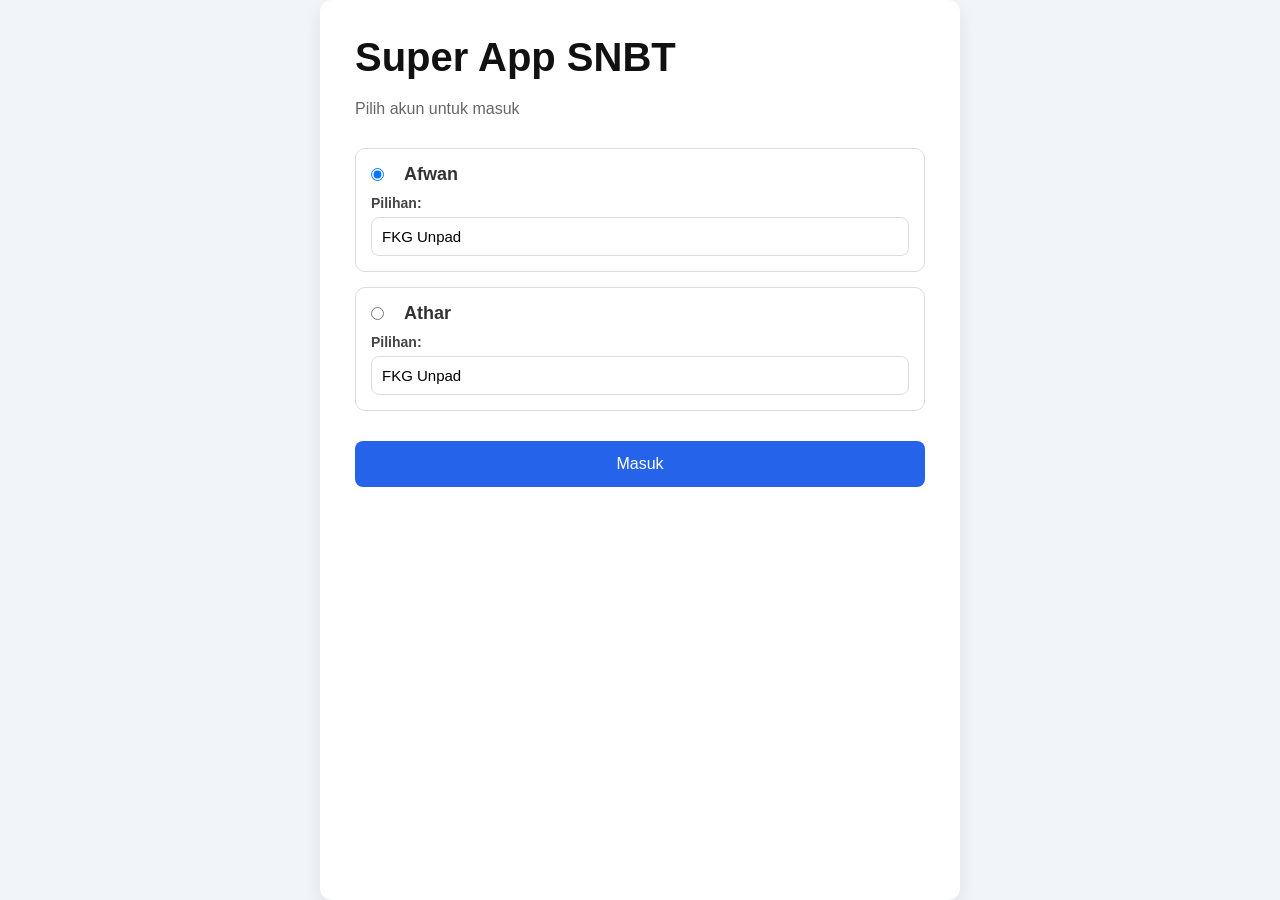
<file: index.html>
<!DOCTYPE html>
<html lang="id">
<head>
    <meta charset="UTF-8">
    <meta name="viewport" content="width=device-width, initial-scale=1.0">
    <title>AI Tutor SNBT</title>

    <link rel="stylesheet" href="style.css">
</head>
<body>

<div class="login-card">

    <h1>Super App SNBT</h1>

    <p>Pilih akun untuk masuk</p>

<form id="loginForm">

    <div id="userList"></div>

    <button type="submit" id="loginButton">
        Masuk
    </button>

</form>

<script src="data/users.js"></script>
<script src="script.js"></script>

</body>
</html>
</file>
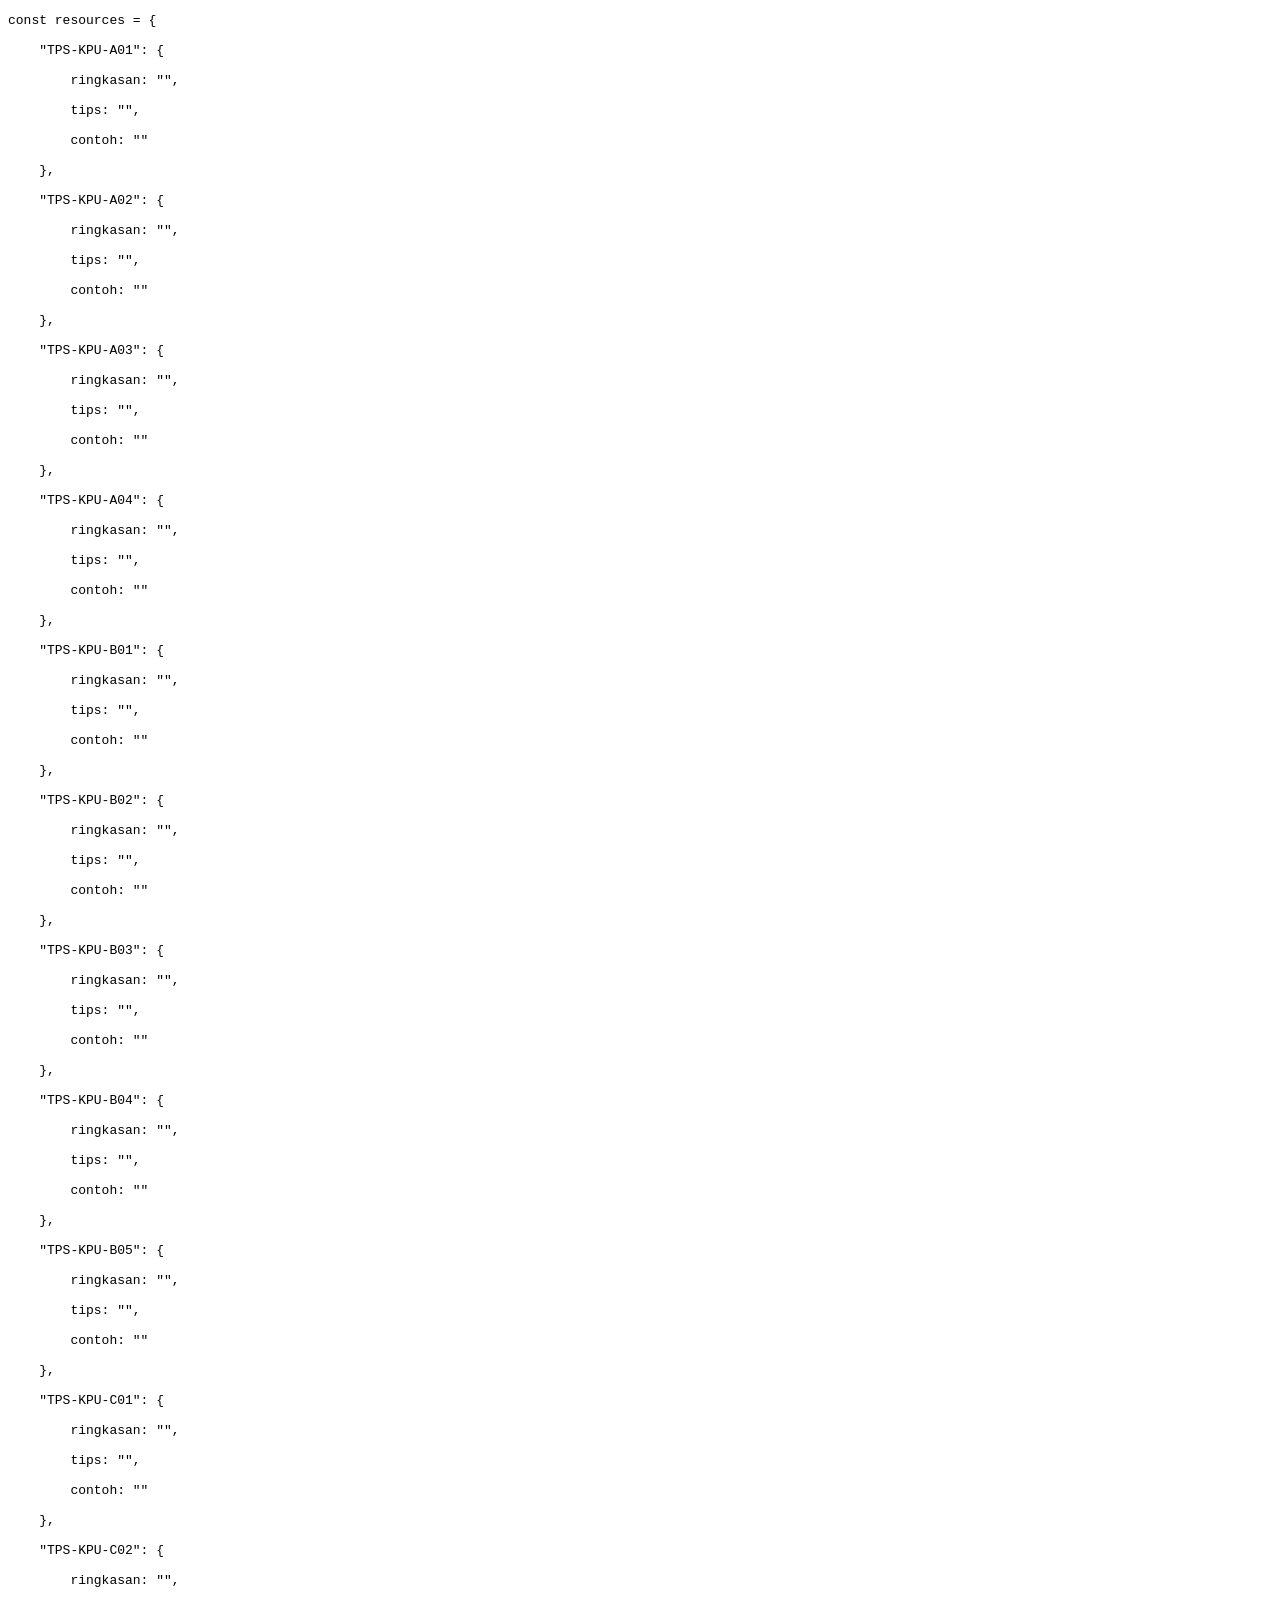
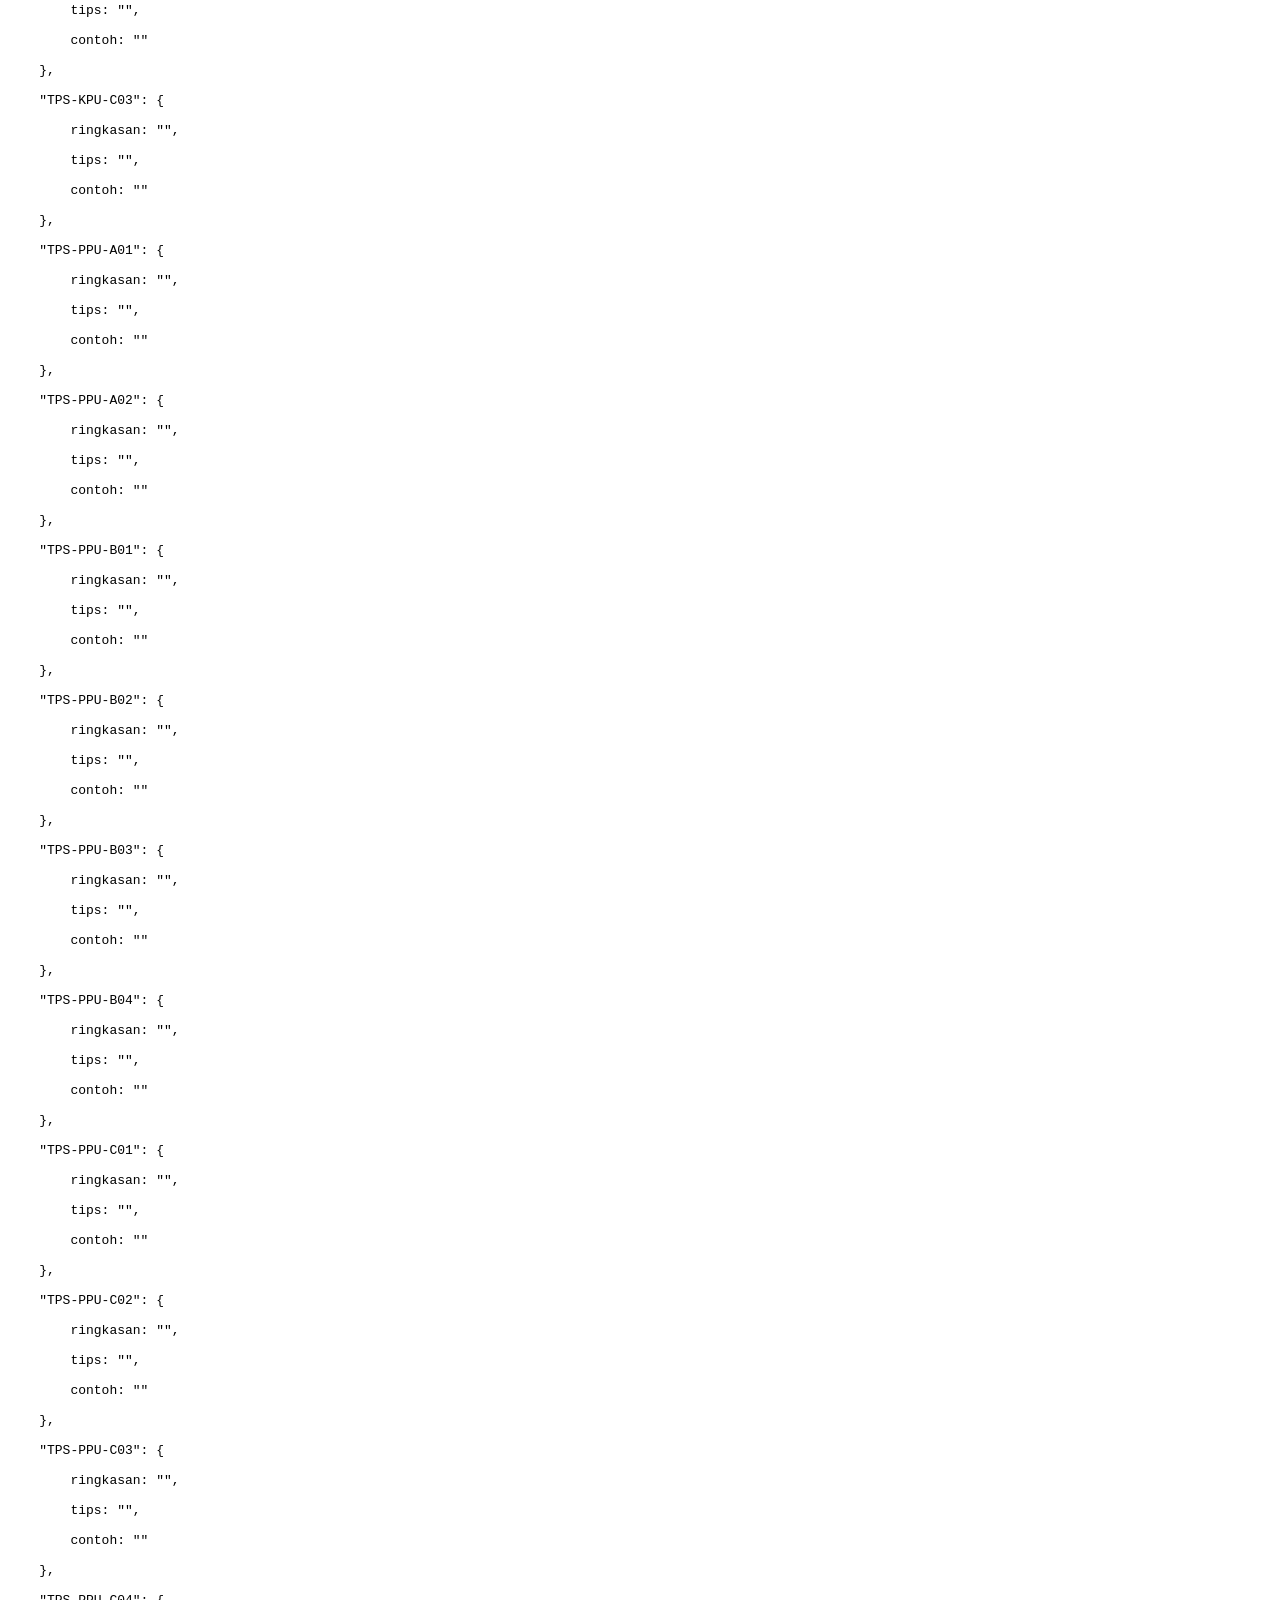
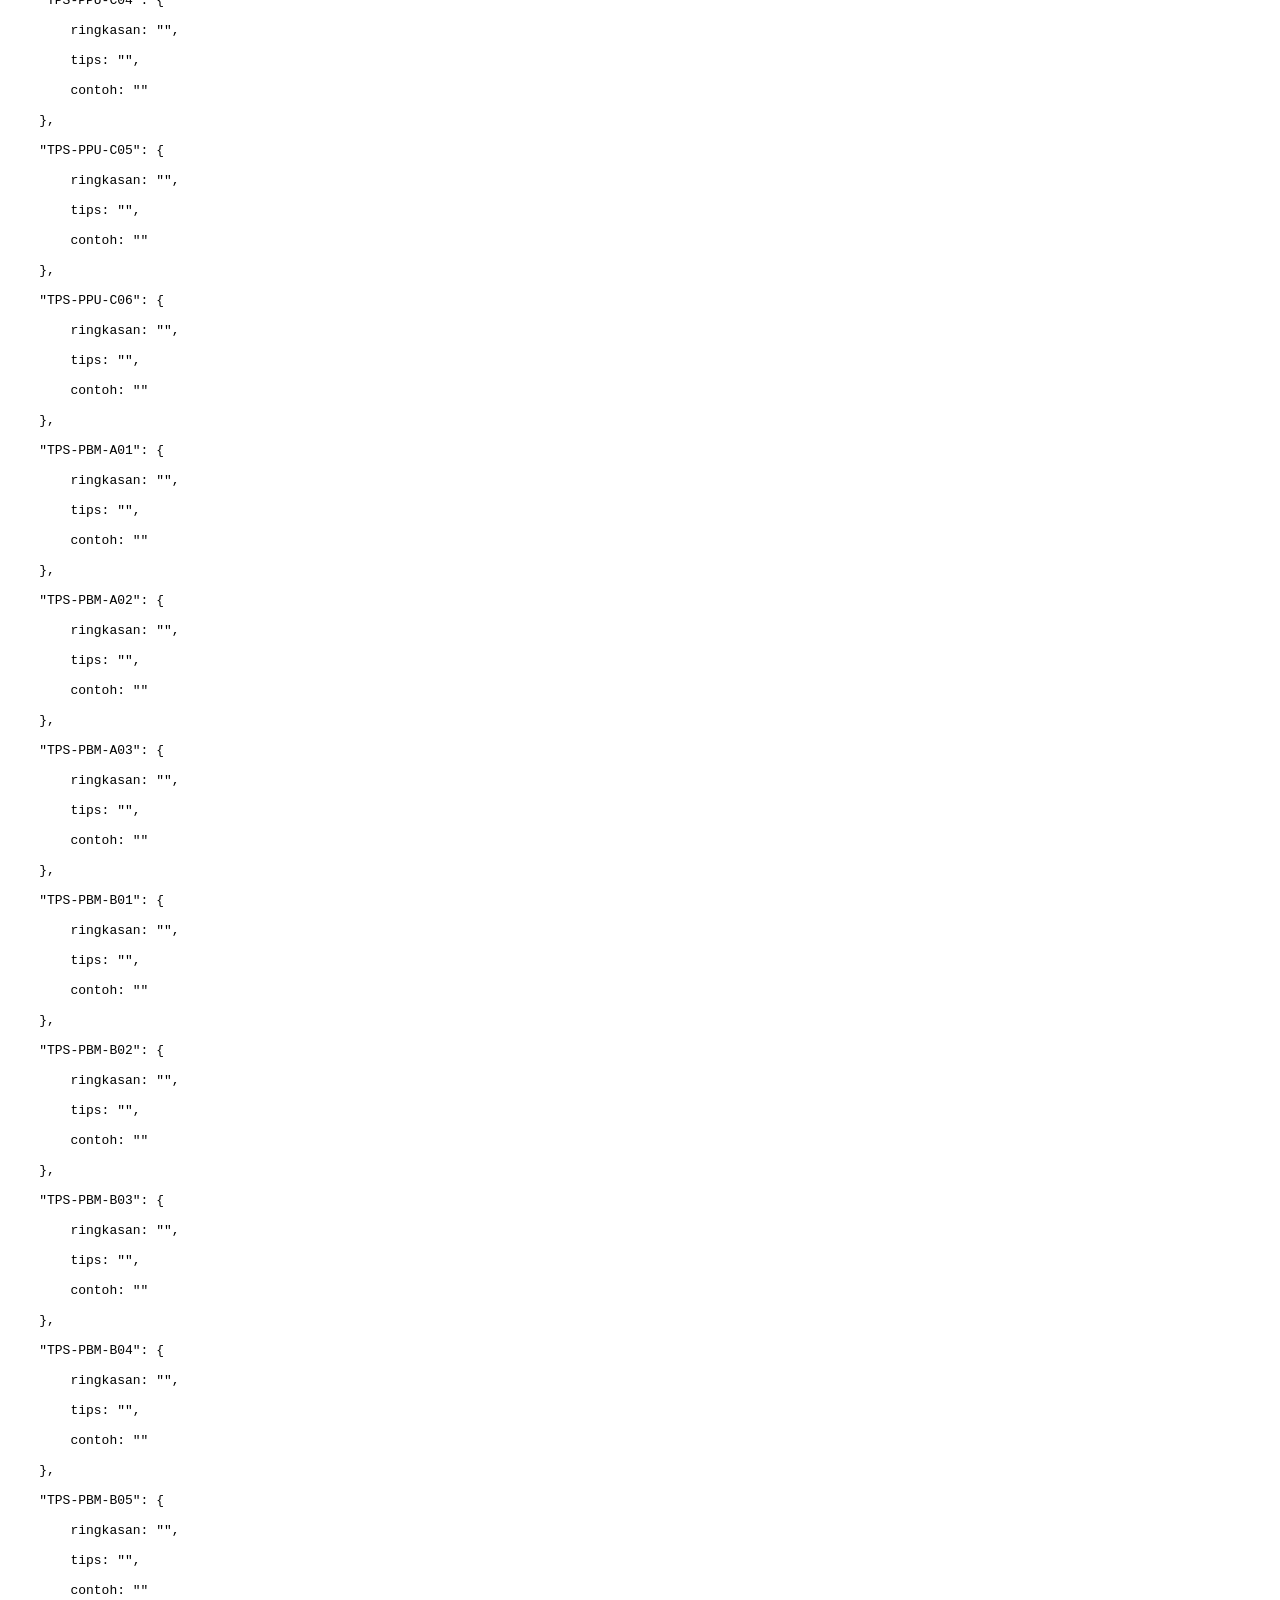
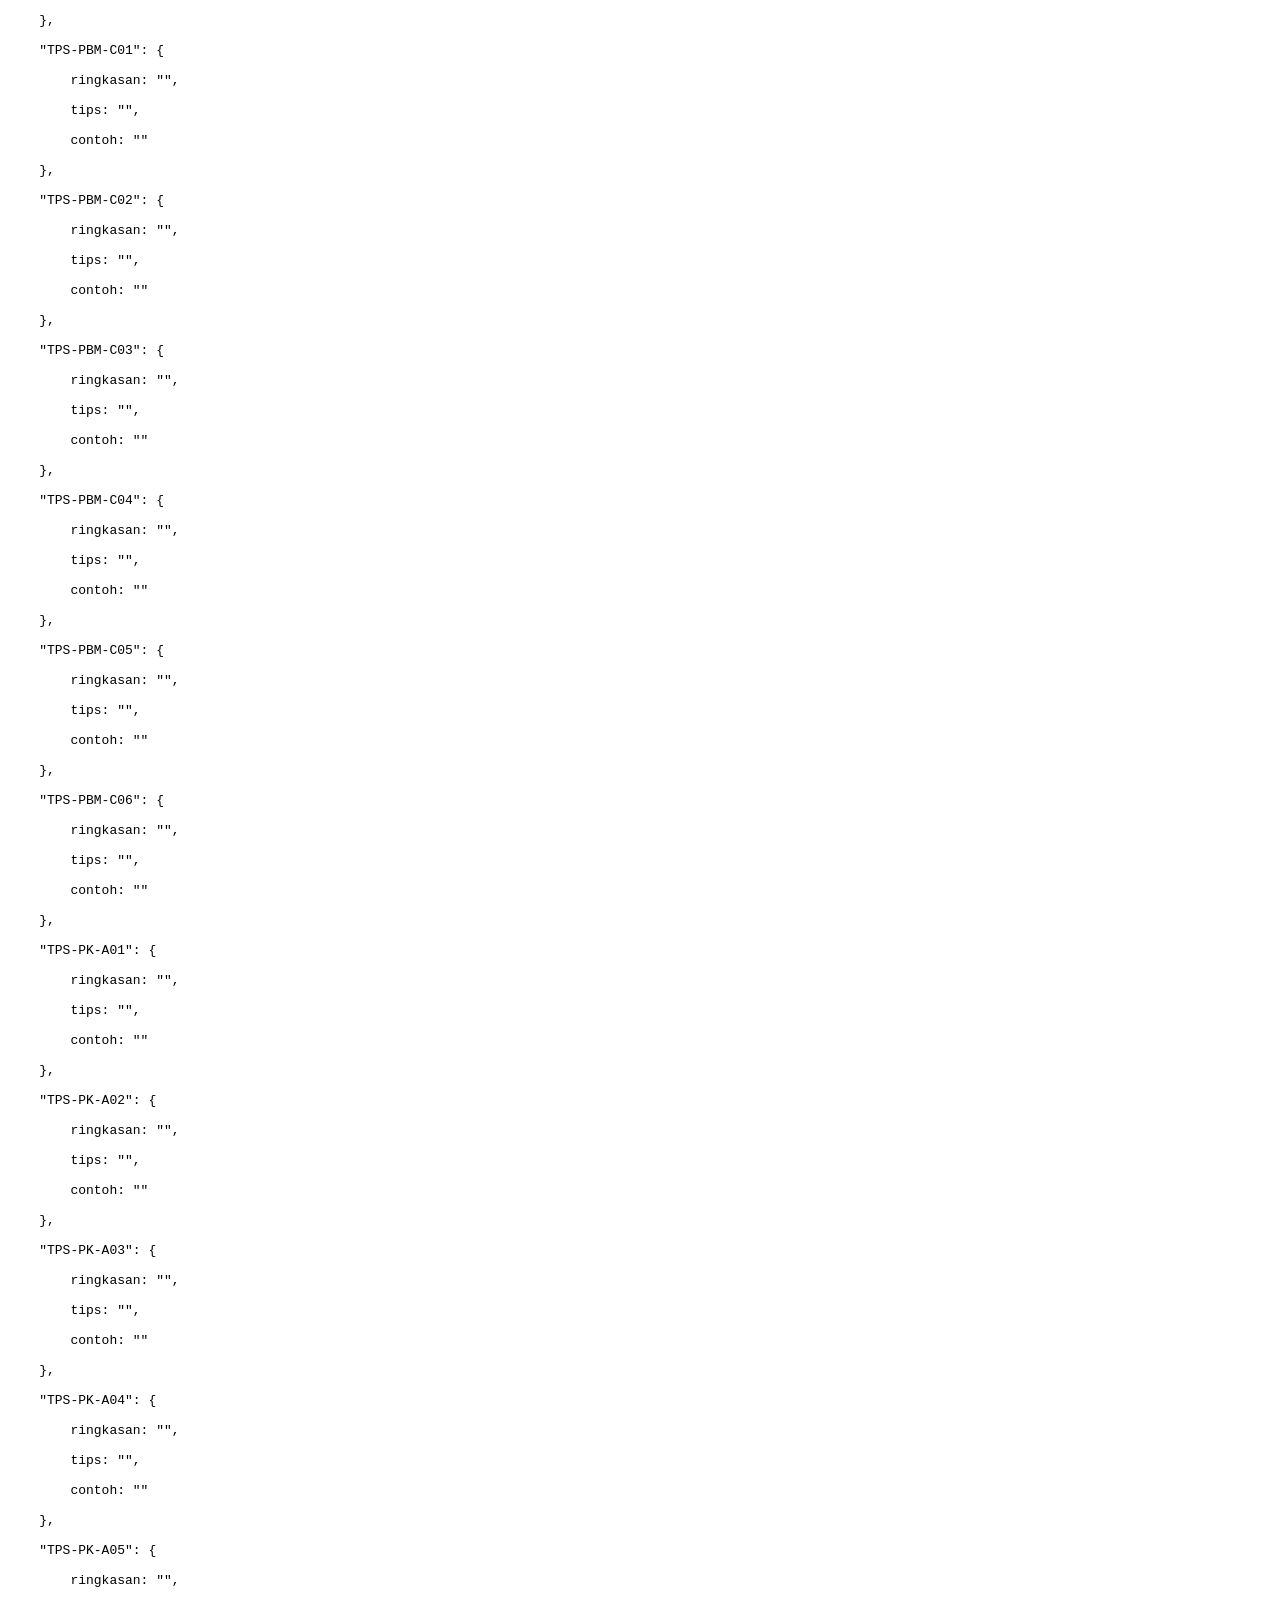
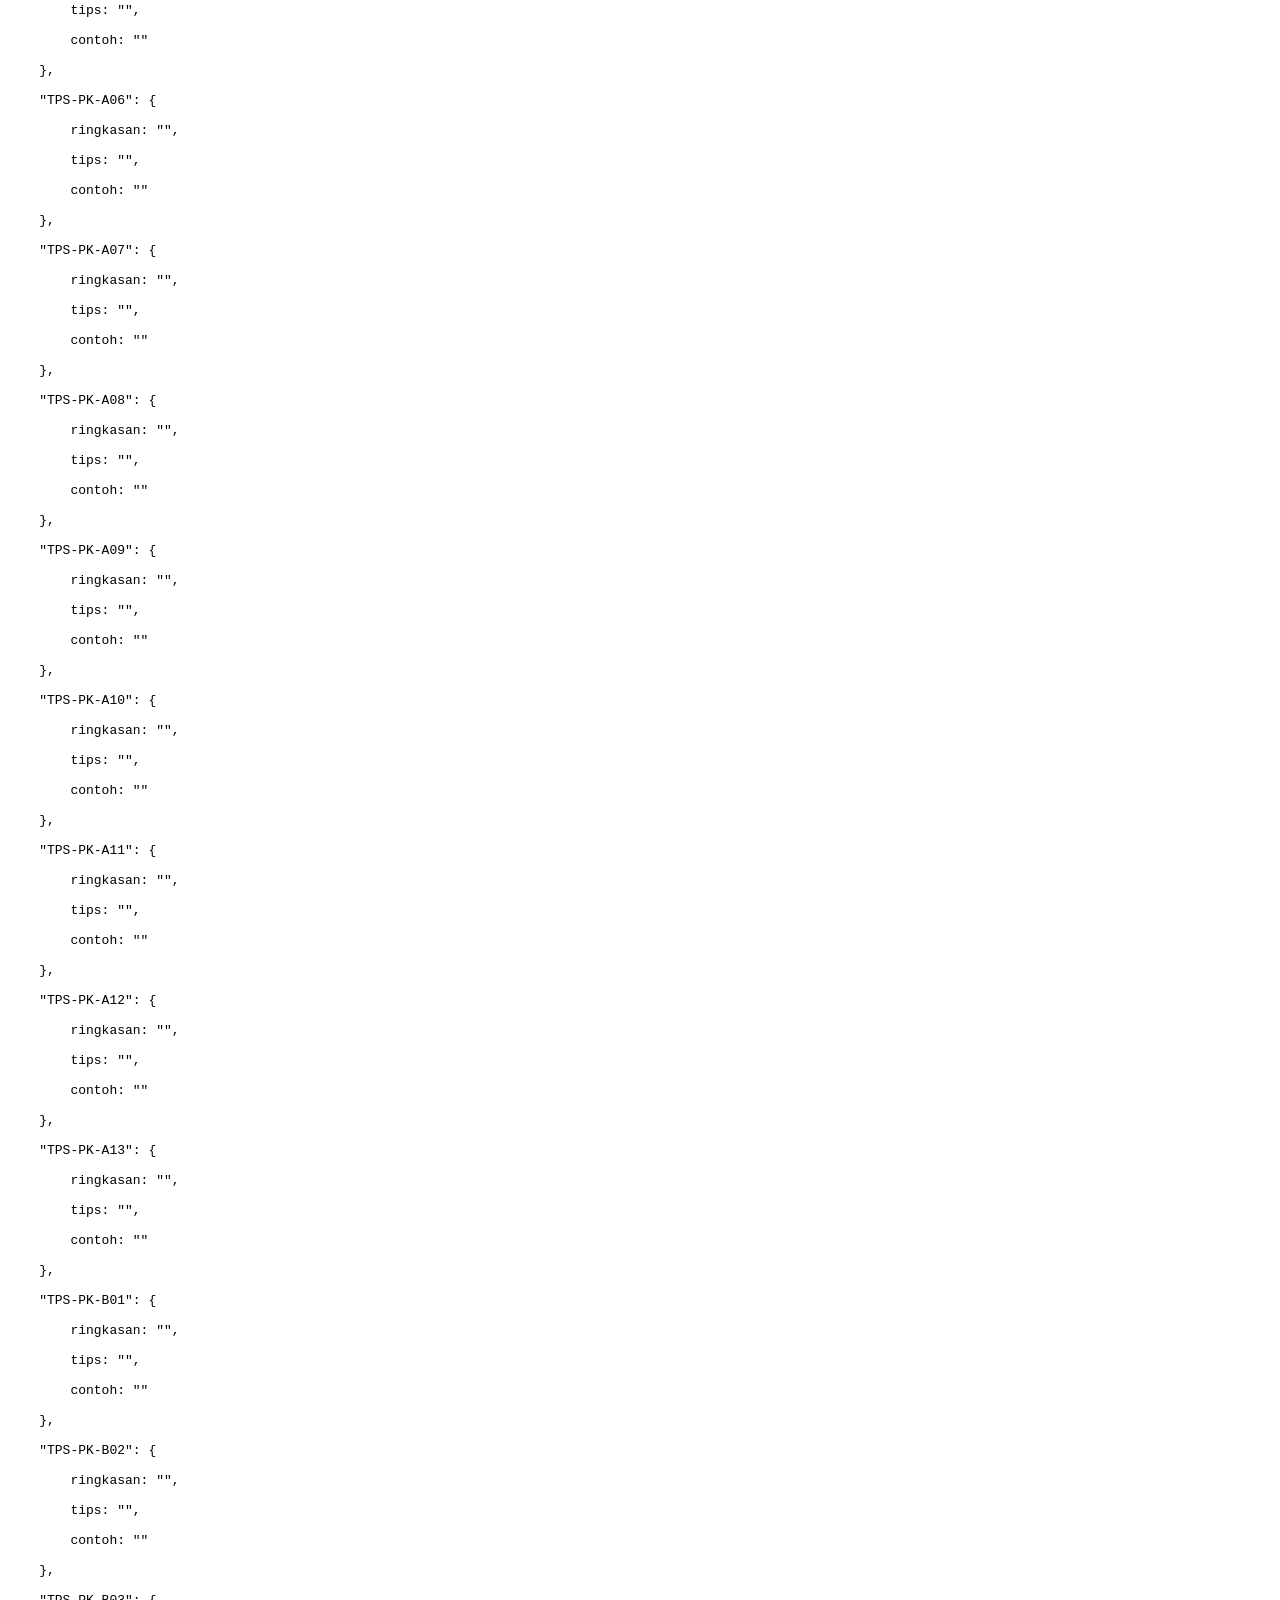
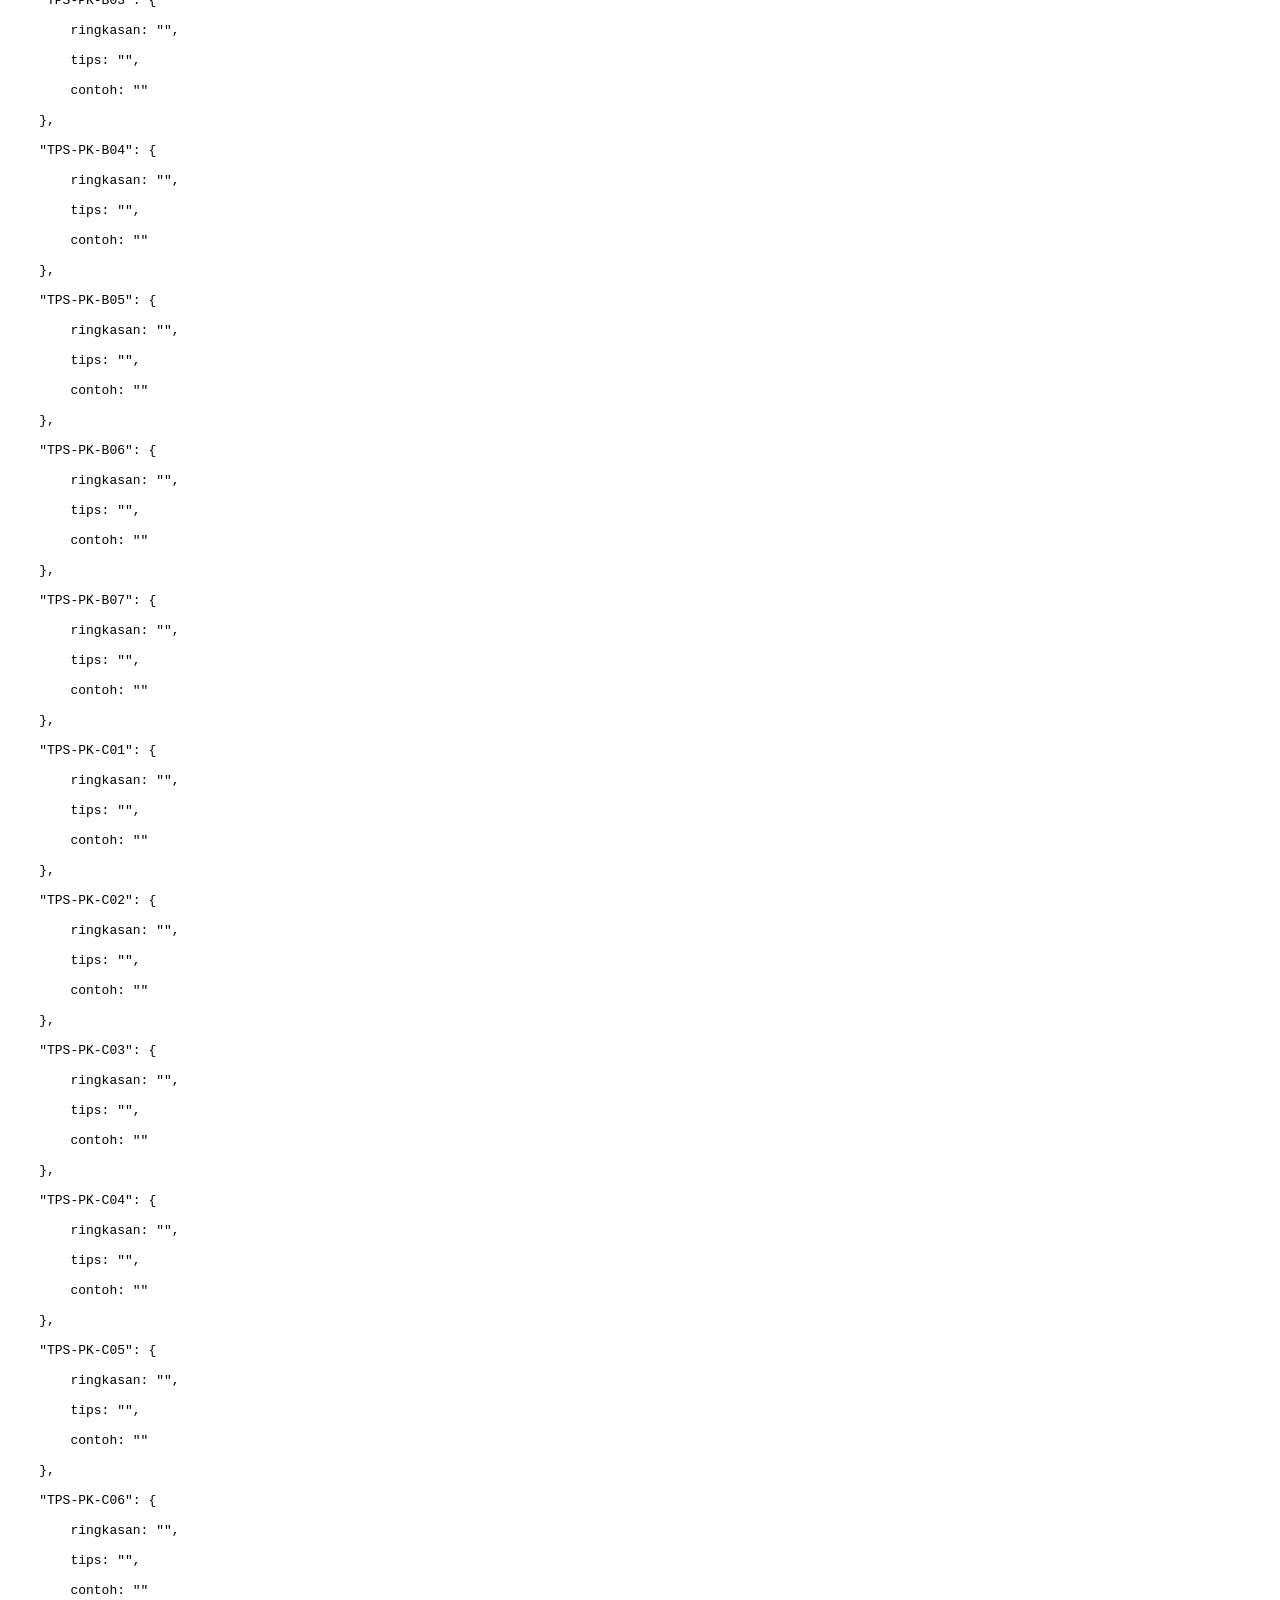
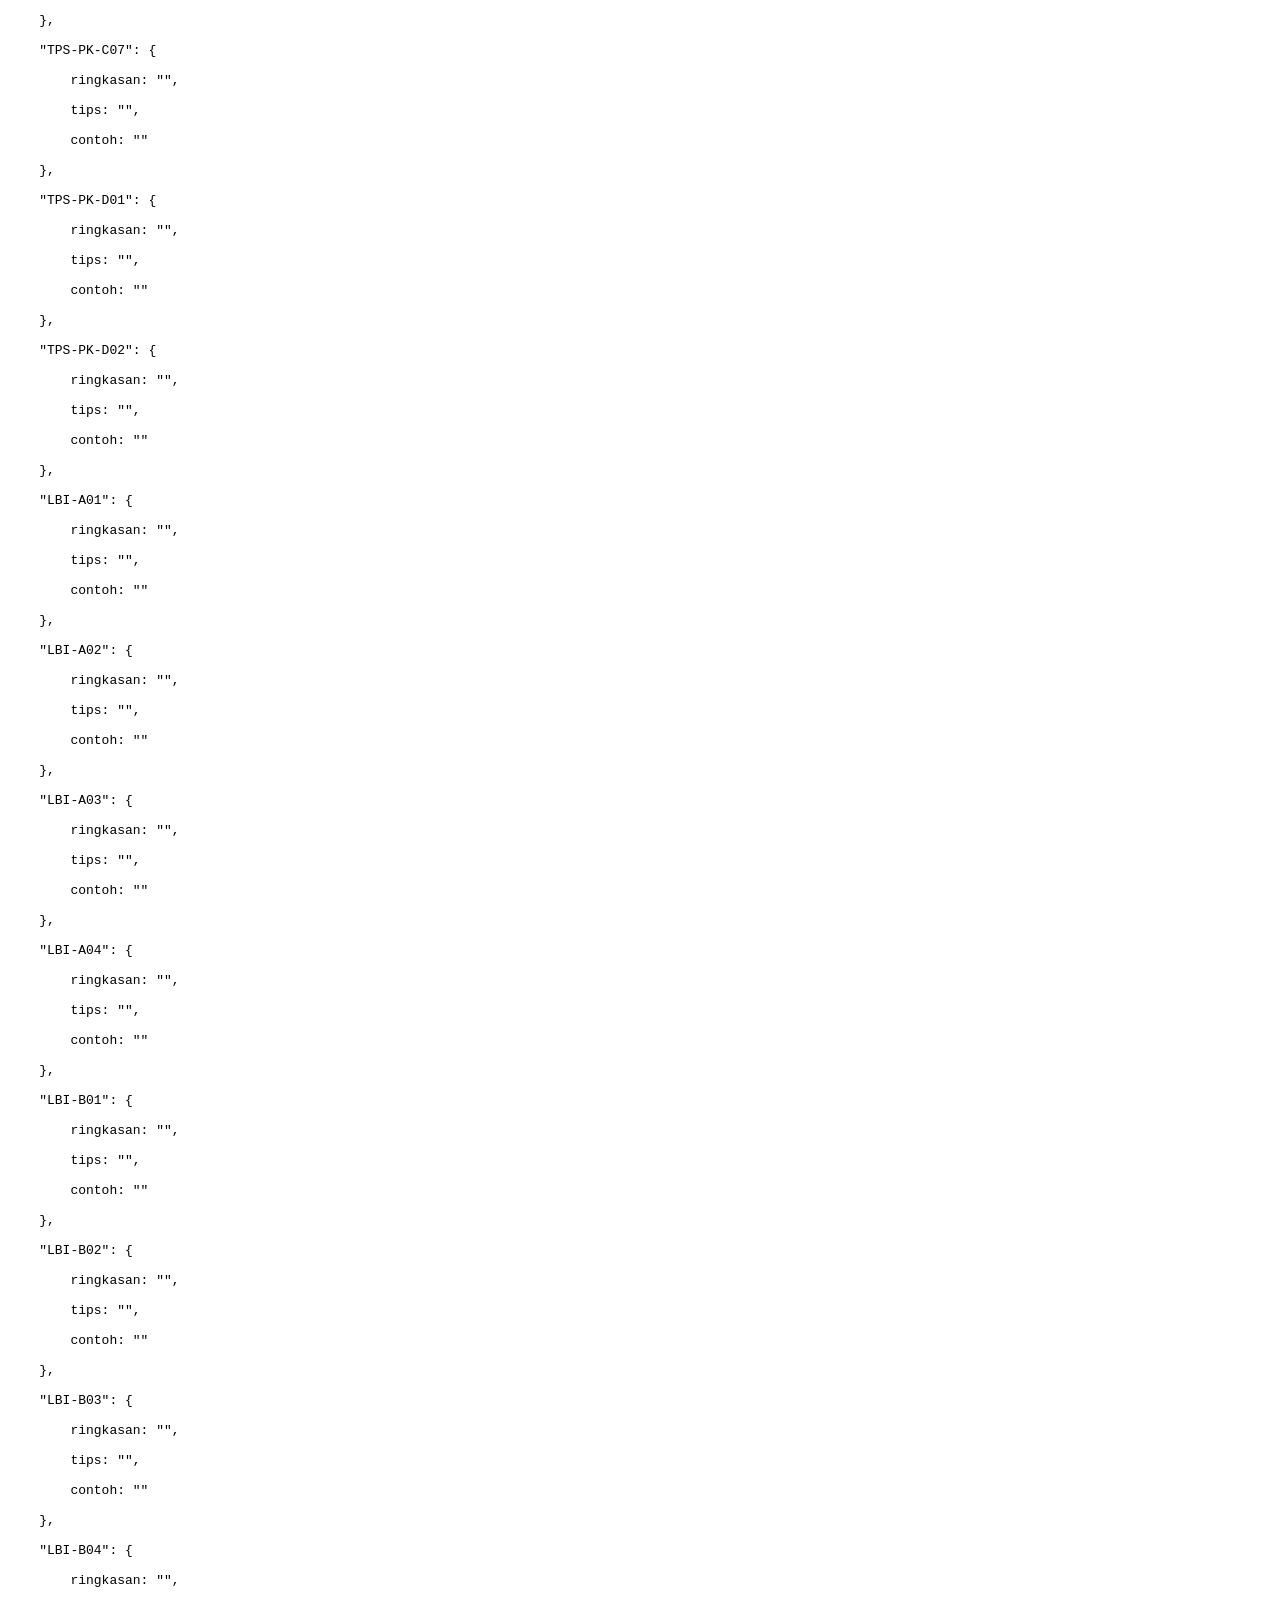
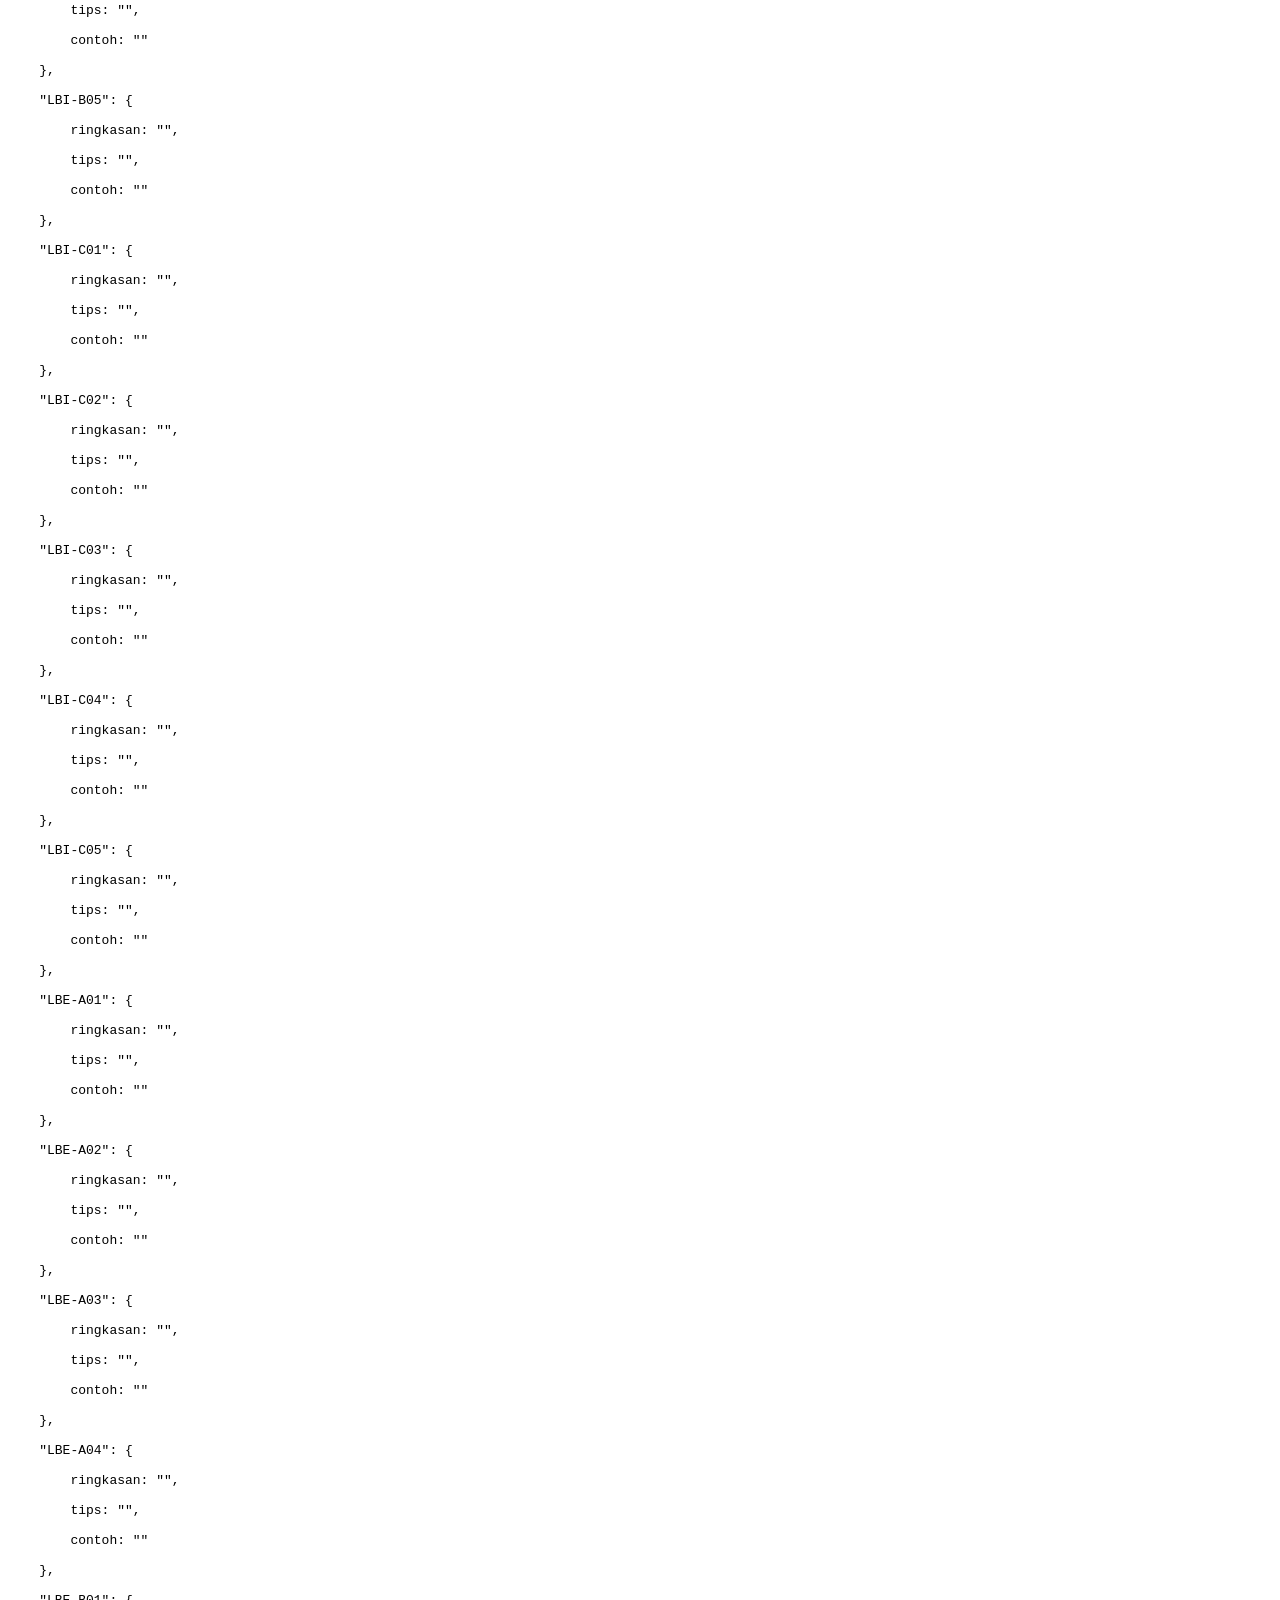
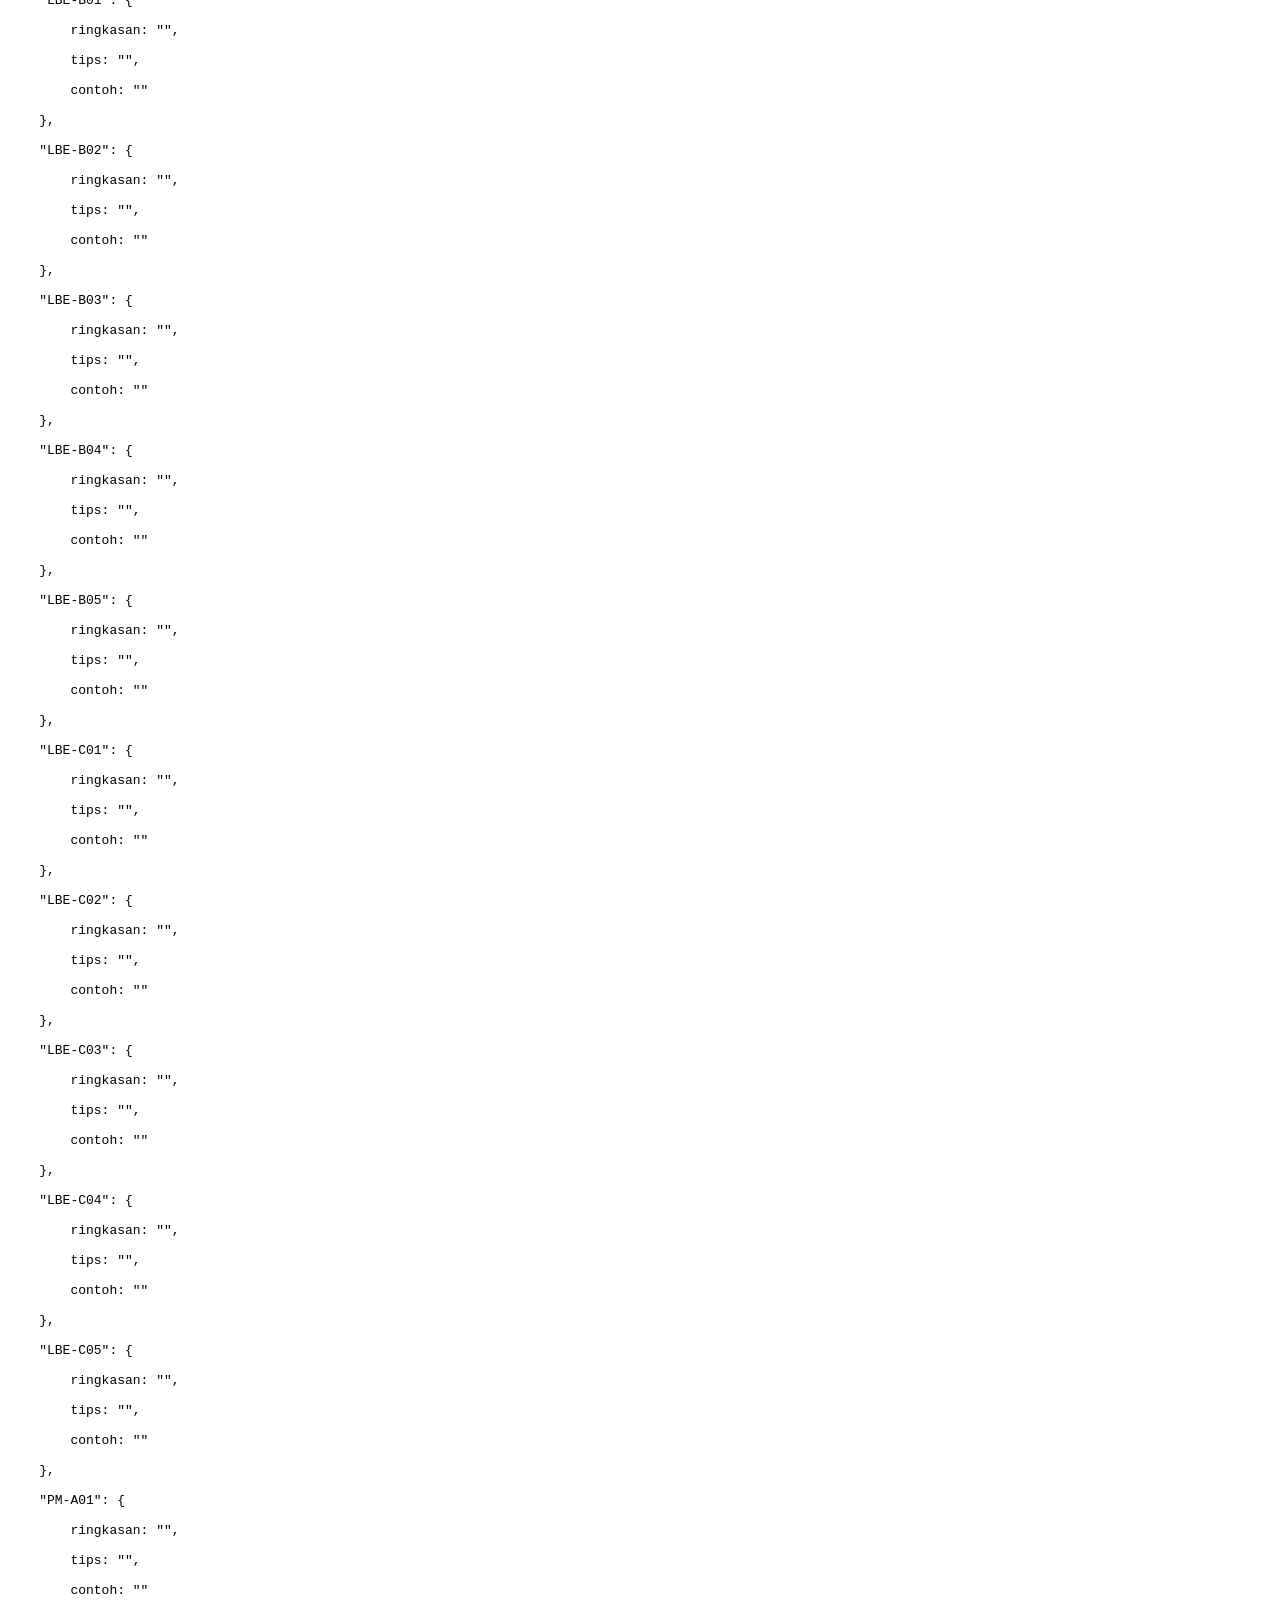
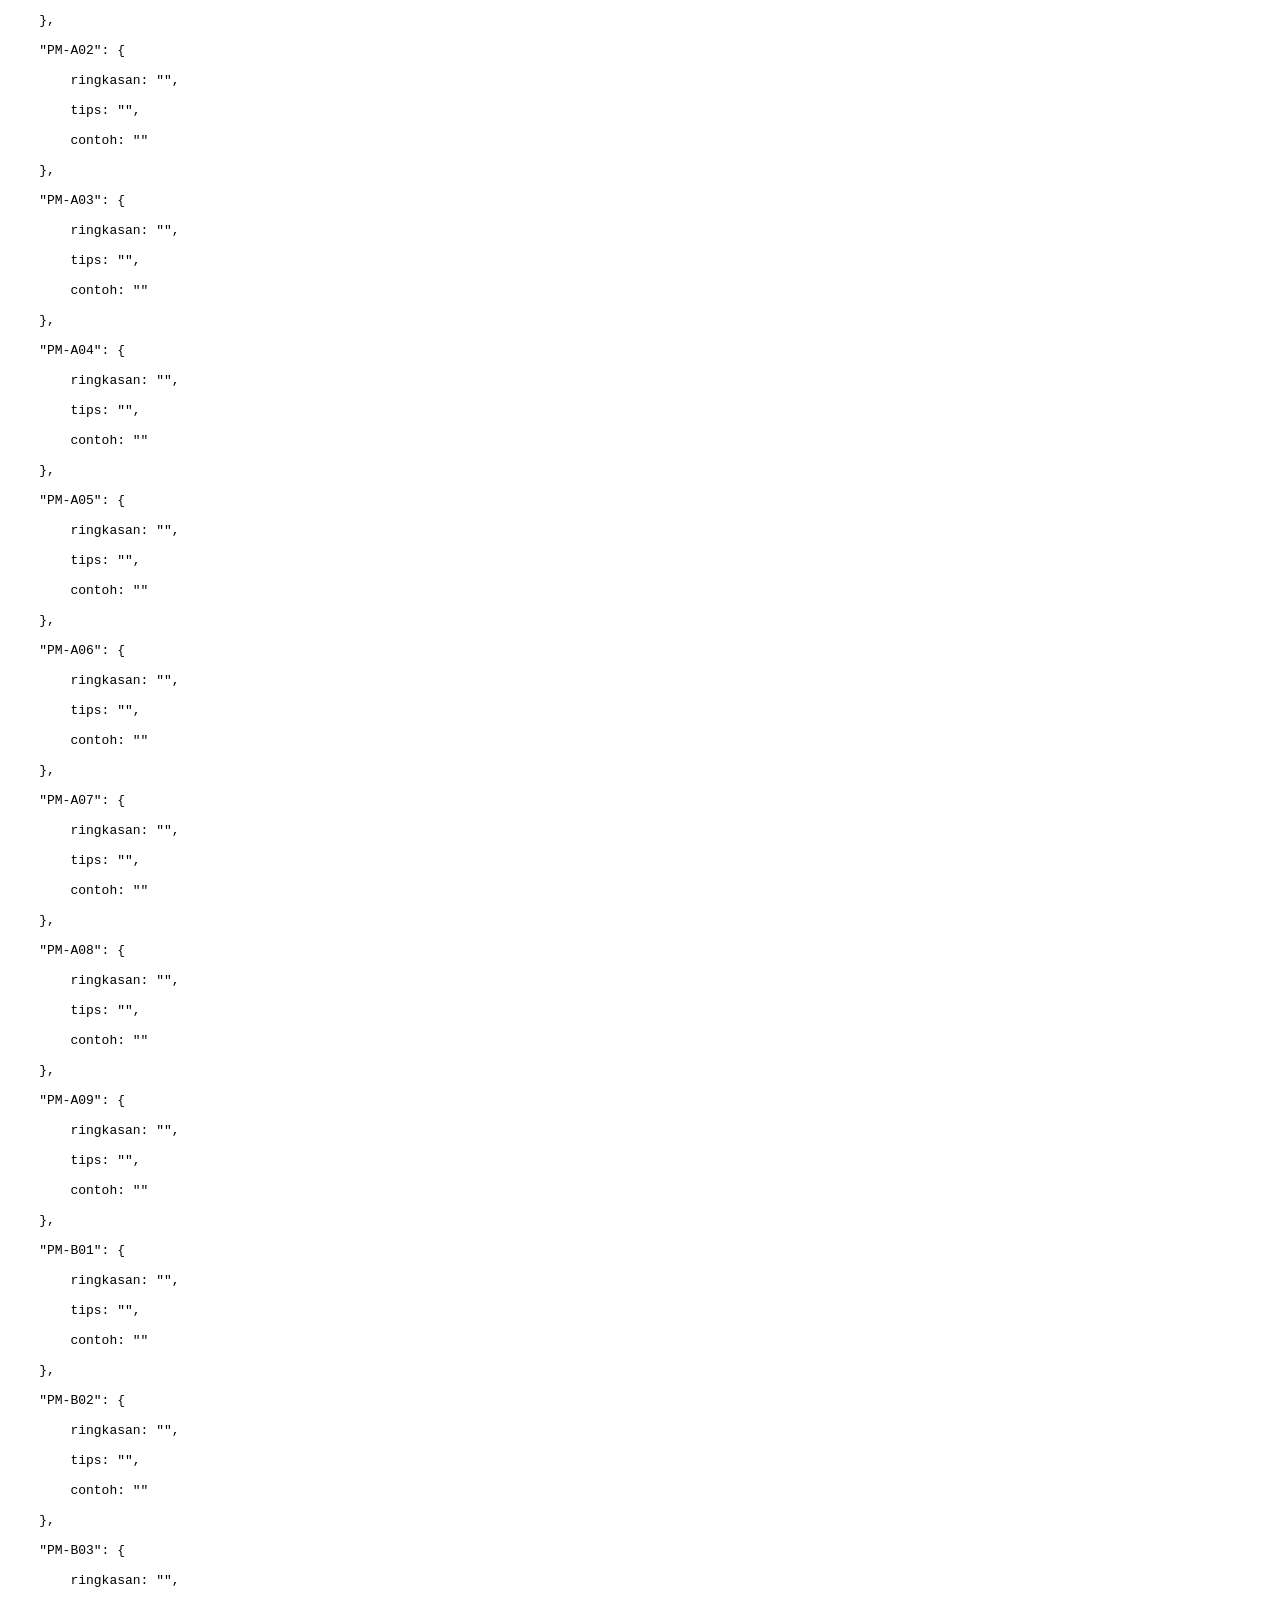
<file: generateResources.html>
<!DOCTYPE html>
<html>
<head>
<meta charset="UTF-8">
<title>Generate Resources</title>
</head>

<body>

<pre id="output"></pre>

<script src="blueprint.js"></script>

<script>

let hasil =
"const resources = {\n\n";

blueprint.forEach(k=>{

    k.subkompetensi.forEach(item=>{

        hasil +=
`    "${item.id}": {

        ringkasan: "",

        tips: "",

        contoh: ""

    },

`;

    });

});

hasil +=
"};";

document
.getElementById("output")
.textContent = hasil;

</script>

</body>
</html>
</file>
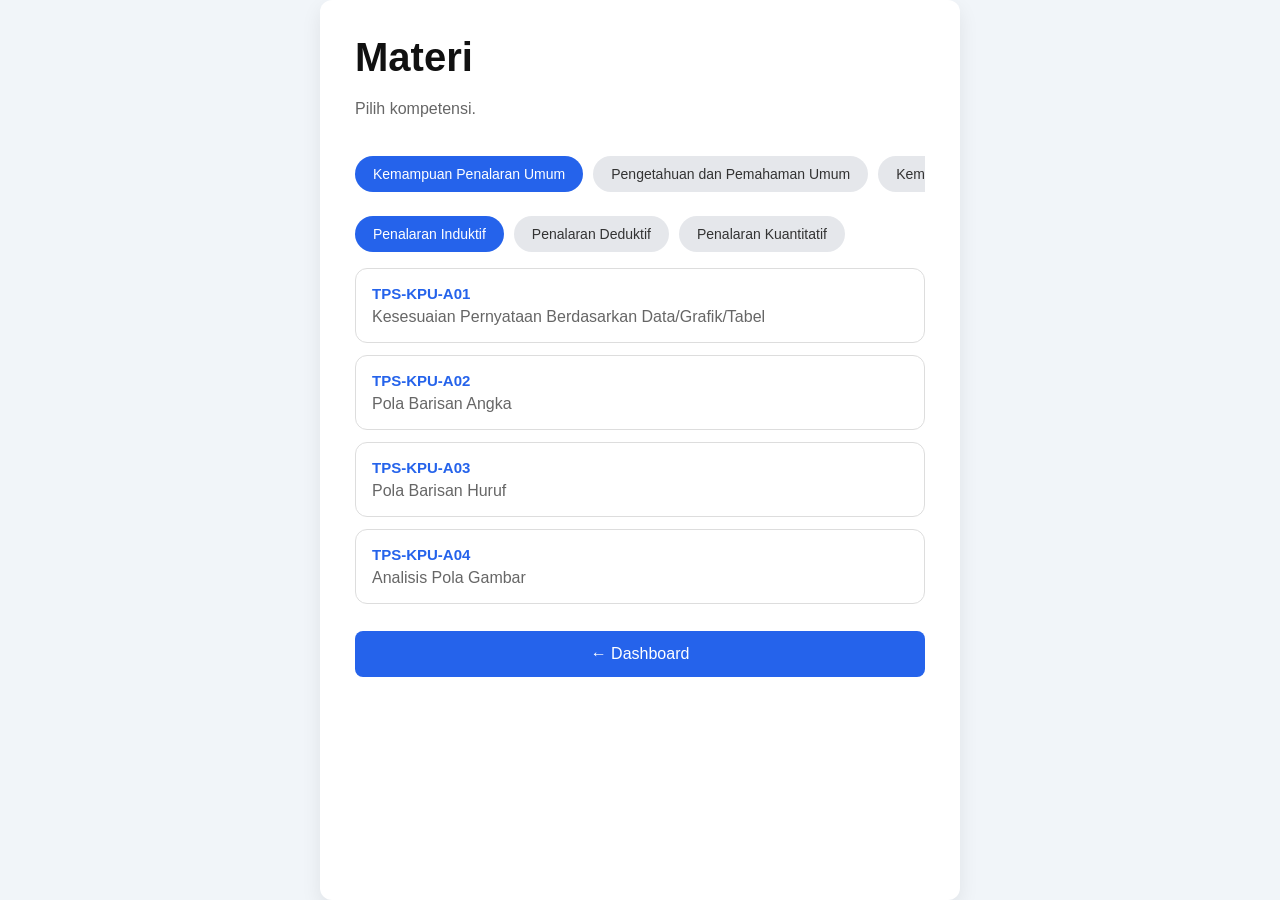
<file: pages/contoh.html>
<!DOCTYPE html>
<html lang="id">
<head>

    <meta charset="UTF-8">

    <meta
    name="viewport"
    content="width=device-width, initial-scale=1.0">

    <title>Contoh Soal</title>

    <link
    rel="stylesheet"
    href="../style.css">

</head>

<body>

<div class="login-card ringkasan-page">

    <h2 id="materiKode"></h2>

    <p id="materiNama"></p>

    <hr>

    <p>Halaman Contoh Soal</p>

    <button style="background-color: transparent;padding: 10px 0; color:transparent;">
        divider
    </button>

    <button onclick="history.back()">
        ← Kembali
    </button>

</div>

<script src="../blueprint.js"></script>

<script src="detailmateri.js"></script>

</body>
</html>
</file>
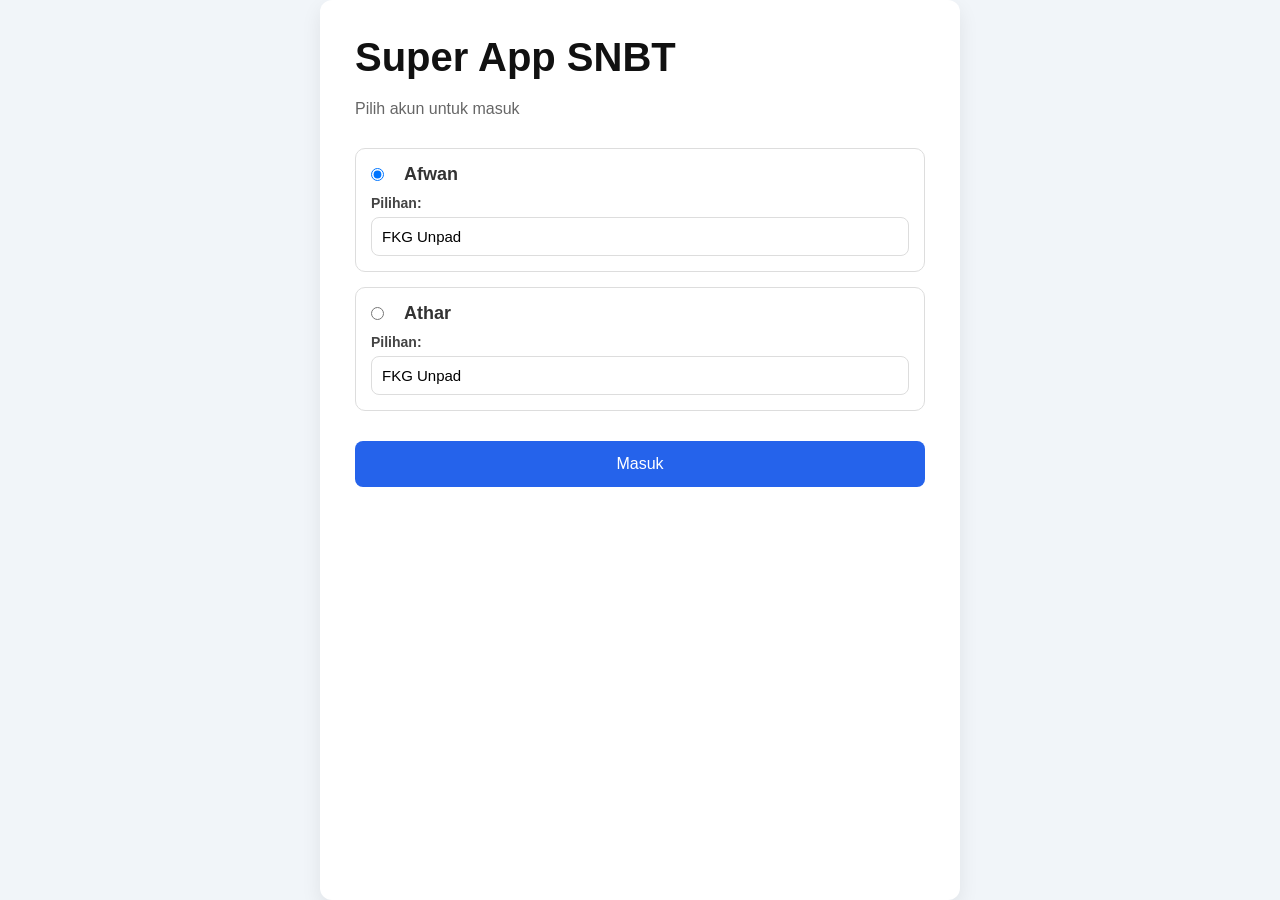
<file: pages/dashboard.html>
<!DOCTYPE html>
<html lang="id">
<head>
    <meta charset="UTF-8">
    <meta name="viewport" content="width=device-width, initial-scale=1.0">
    <title>Dashboard</title>

    <link rel="stylesheet" href="../style.css">
</head>
<body>

<div class="login-card">

    <h1>Dashboard</h1>

    <h2 id="namaUser"></h2>

    <p id="targetUser"></p>

    <div class="menu-grid">

        <button class="menu-button" onclick="location.href='materi.html'">
            📘 Materi</button>

        <button class="menu-button">📝 Latihan</button>

        <button class="menu-button">🎯 Simulasi</button>

        <button class="menu-button">📊 Statistik</button>

        <button class="menu-button">⚙️ Pengaturan</button>

    </div>

    <button id="logoutButton" class="logoutButton">Keluar</button>

</div>

<script src="../data/users.js"></script>
<script src="../blueprint.js"></script>

<script>

    const userId = Number(localStorage.getItem("activeUser"));

    if (!userId) {
        window.location.href = "../index.html";
    }

    const user = users.find(u => u.id === userId);

    document.getElementById("namaUser").textContent =
    "Halo, " + user.nama;

    const target = localStorage.getItem("targetPilihan");

    document.getElementById("targetUser").textContent =
    "Calon mahasiswa " + target;

    document.getElementById("logoutButton").addEventListener("click", function () {

    localStorage.removeItem("activeUser");
    localStorage.removeItem("targetPilihan");

    window.location.href = "../index.html";

});

</script>

</body>
</html>
</file>
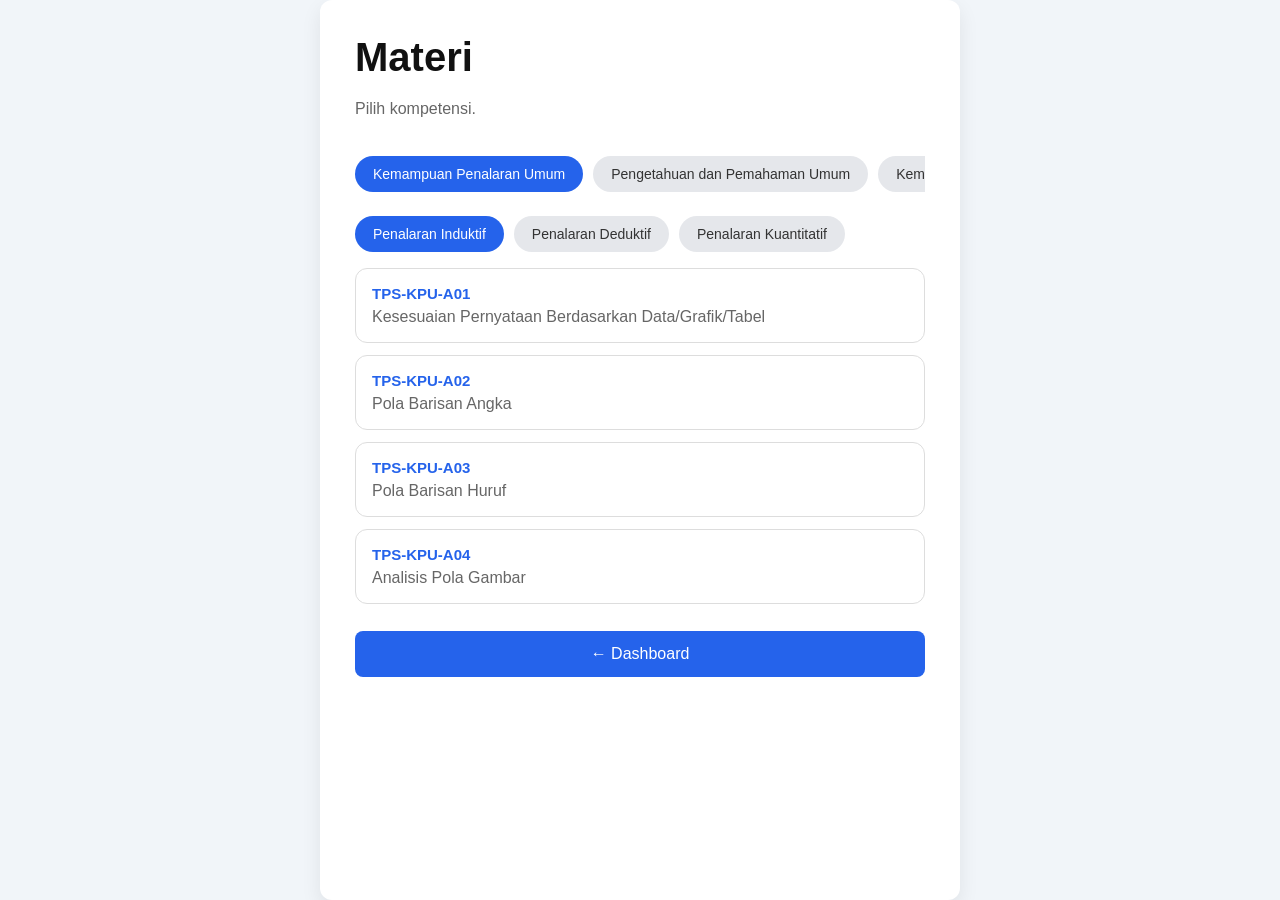
<file: pages/latihan.html>
<!DOCTYPE html>
<html lang="id">
<head>

    <meta charset="UTF-8">

    <meta
    name="viewport"
    content="width=device-width, initial-scale=1.0">

    <title>Latihan</title>

    <link
    rel="stylesheet"
    href="../style.css">

</head>

<body>

<div class="login-card ringkasan-page">

    <h2 id="materiKode"></h2>

    <p id="materiNama"></p>

    <hr>

    <p>Halaman Latihan</p>

    <button style="background-color: transparent;padding: 10px 0; color:transparent;">
        divider
    </button>

    <button onclick="history.back()">
        ← Kembali
    </button>

</div>

<script src="../blueprint.js"></script>

<script src="detailmateri.js"></script>

</body>
</html>
</file>
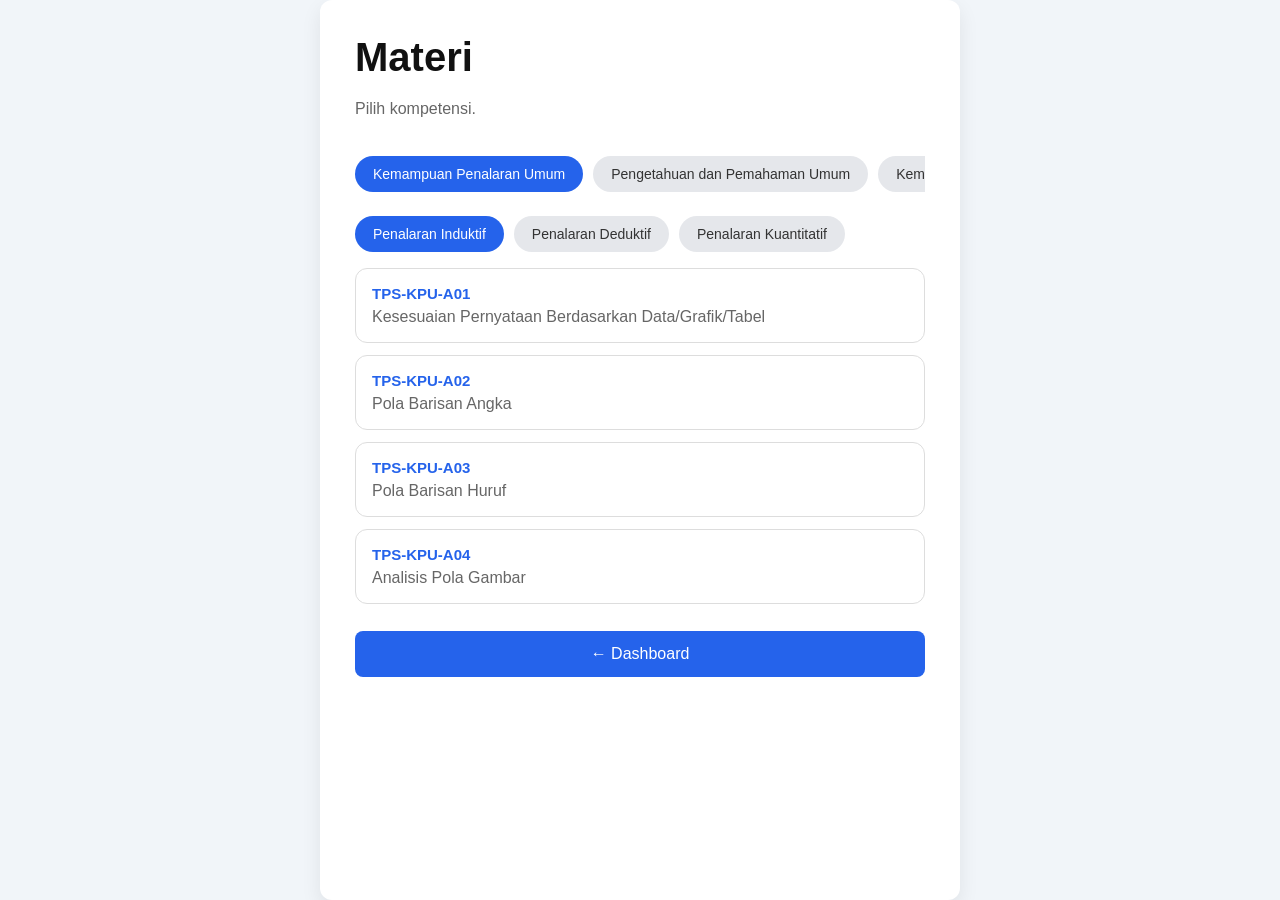
<file: pages/materi.html>
<!DOCTYPE html>
<html lang="id">

<head>

<meta charset="UTF-8">
<meta name="viewport" content="width=device-width, initial-scale=1.0">

<title>Materi</title>

<link rel="stylesheet" href="../style.css">

</head>

<body>

<div class="login-card materi-page">

    <h1>Materi</h1>

    <p>Pilih kompetensi.</p>

    <div id="kompetensiTabs" class="horizontal-tabs"></div>

    <div id="kategoriTabs" class="horizontal-tabs"></div>

    <div id="subkompetensiList"></div>

    <button onclick="history.back()">
    ← Dashboard
    </button>

</div>

<script src="../blueprint.js"></script>
<script src="materi.js"></script>

</body>

</html>
</file>
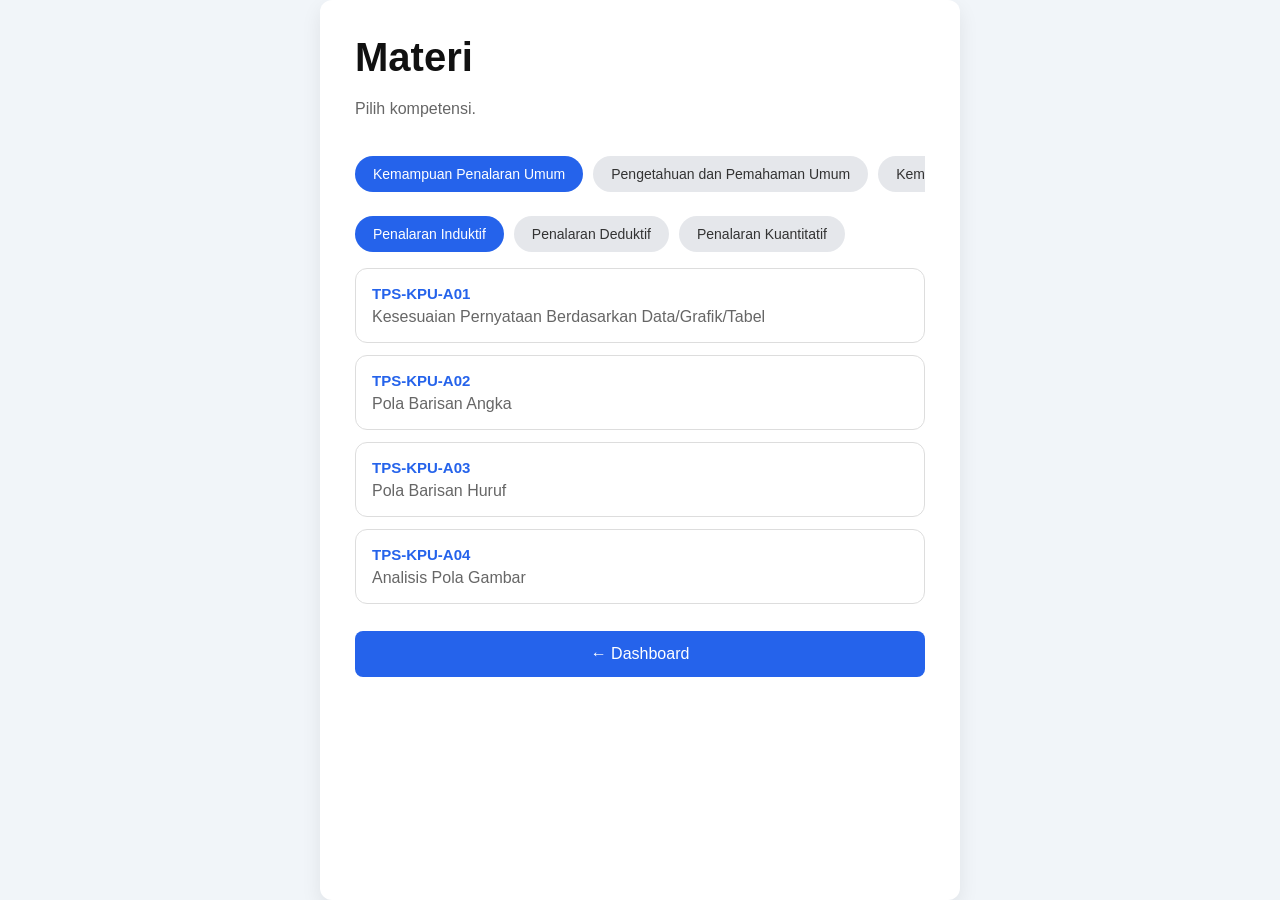
<file: pages/ringkasan.html>
<!DOCTYPE html>
<html lang="id">
<head>
    
    <meta charset="UTF-8">

    <meta
    name="viewport"
    content="width=device-width, initial-scale=1.0">

    <title>Ringkasan</title>

    <link
    rel="stylesheet"
    href="../style.css">

</head>

<body>

<div class="login-card ringkasan-page">

    <h2 id="materiKode"></h2>

    <p id="materiNama"></p>

    <hr>

    <iframe
id="materiFrame"
style="
width:100%;
border:none;
position: absolute; 
top: -50px; 
left: 0; 
height: 650px; 
">
</iframe>

    <button style="background-color: transparent;padding: 10px 0; color:transparent;">
        divider
    </button>

    <button onclick="history.back()">
        ← Kembali
    </button>

</div>

<script src="../blueprint.js"></script>
<script src="../resources.js"></script>
<script src="detailmateri.js"></script>
<script src="ringkasan.js"></script>

</body>
</html>
</file>
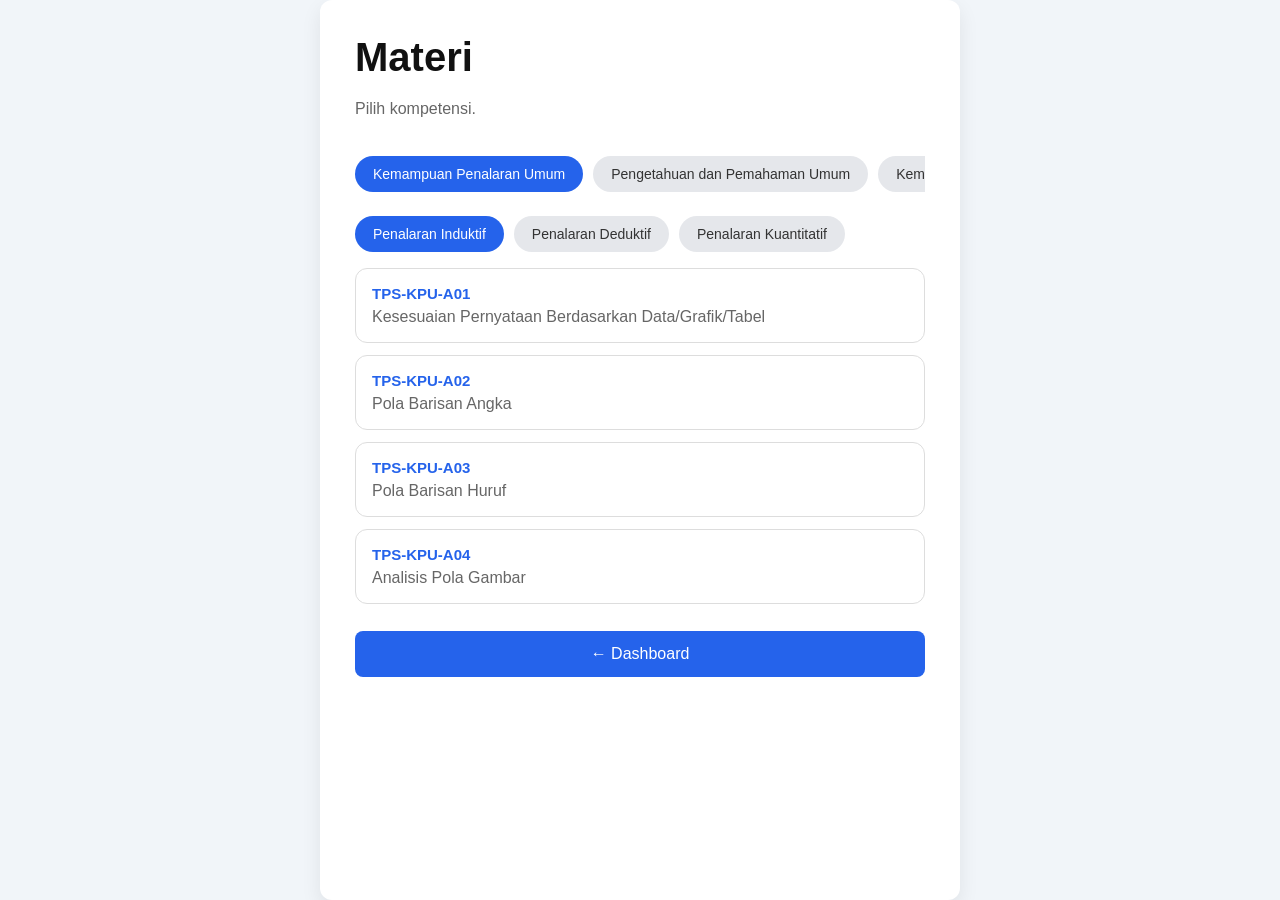
<file: pages/subkompetensi.html>
<!DOCTYPE html>
<html lang="id">
<head>

    <meta charset="UTF-8">

    <meta
    name="viewport"
    content="width=device-width, initial-scale=1.0">

    <title>Subkompetensi</title>

    <link
    rel="stylesheet"
    href="../style.css">

</head>

<body>

<div class="login-card ringkasan-page">

    <h2 id="materiKode"></h2>

    <p id="materiNama"></p>

    <hr>

<button id="btnRingkasan">
    📖 Ringkasan
</button>

<button id="btnTips">
    💡 Tips
</button>

<button id="btnContoh">
    📝 Contoh Soal
</button>

<button id="btnLatihan">
    🎯 Latihan
</button>

    <button style="background-color: transparent;padding: 10px 0; color:transparent;">
        divider
    </button>

    <button onclick="history.back()">
        ← Kembali
    </button>


</div>

<script src="../blueprint.js"></script>

<script src="subkompetensi.js"></script>

</body>
</html>
</file>
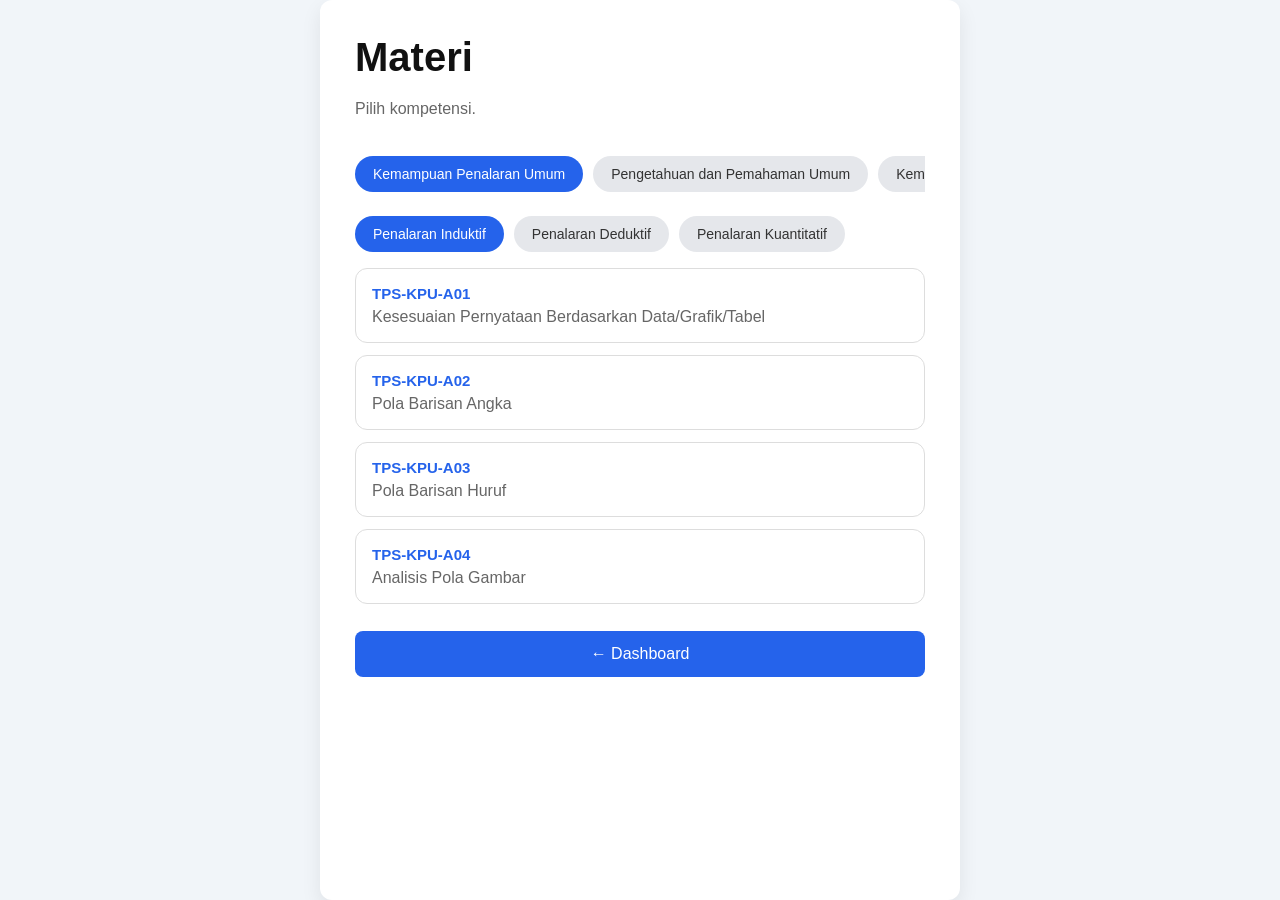
<file: pages/tips.html>
<!DOCTYPE html>
<html lang="id">
<head>

    <meta charset="UTF-8">

    <meta
    name="viewport"
    content="width=device-width, initial-scale=1.0">

    <title>Tips</title>

    <link
    rel="stylesheet"
    href="../style.css">

</head>

<body>

<div class="login-card ringkasan-page">

    <h2 id="materiKode"></h2>

    <p id="materiNama"></p>

    <hr>

    <p>Halaman Tips</p>

    <button style="background-color: transparent;padding: 10px 0; color:transparent;">
        divider
    </button>

    <button onclick="history.back()">
        ← Kembali
    </button>

</div>

<script src="../blueprint.js"></script>

<script src="detailmateri.js"></script>

</body>
</html>
</file>
<file: style.css>
* {
    margin: 0;
    padding: 0;
    box-sizing: border-box;
}

body {
    font-family: Arial, Helvetica, sans-serif;
    background-color: #f1f5f9;
    display: flex;
    justify-content: center;
    align-items: top;
    min-height: 100vh;
    color: #333;
}

.login-card {
    width: 90%;
    max-width: 640px;
    background: #ffffff;
    padding: 35px;
    border-radius: 12px;
    box-shadow: 0 8px 20px rgba(0,0,0,0.08);
}

.login-card h1 {
    text-align: left;
    margin-bottom: 20px;
    color: #111111;
    font-size:2.5em;
}

.login-card h2 {
    text-align: left;
    color: #111111;
    padding: 5px 0;
}

.login-card p {
    text-align: left;
    margin-bottom: 30px;
    color: #666;
}

.user-option {
    display: block;
    border: 1px solid #ddd;
    border-radius: 10px;
    padding: 15px;
    margin-bottom: 15px;
    cursor: pointer;
    transition: 0.2s;
}

.user-option:hover {
    background: #f8fafc;
    border-color: #2563eb;
}

.user-option input {
    margin-right: 10px;
}

.user-option span {
    display: block;
    font-size: 18px;
    font-weight: bold;
}

.user-option small {
    color: #666;
}

button {
    width: 100%;
    padding: 14px;
    margin-top: 15px;
    border: none;
    border-radius: 8px;
    background: #2563eb;
    color: white;
    font-size: 16px;
    cursor: pointer;
}

button:hover {
    background: #1d4ed8;
}

.logoutButton {
    background: #cc0000;
}

.logoutButton:hover {
    background: #990000;
}

.menu-grid {
    display: grid;
    gap: 12px;
    margin: 25px 0;
}

.menu-button {
    width: 100%;
}

.user-header{
display:flex;
align-items:center;
gap:10px;
margin-bottom:10px;
}

.target-input{
width:100%;
padding:10px;
border:1px solid #ddd;
border-radius:8px;
font-size:15px;
}

.target-label {
    display: block;
    margin-bottom: 6px;
    font-weight: bold;
    font-size: 14px;
    color: #444;
}

.kompetensi-card{
    background:#fff;
    border-radius:12px;
    padding:18px;
    margin-bottom:14px;
    border:1px solid #ddd;
    cursor:pointer;
    transition:.2s;
}

.kompetensi-card:hover{
    transform:scale(1.02);
}

.materi-page, .ringkasan-page{
max-width:640px;
}

.materi-page {    
    align-items: top;
}

.divider{
margin:20px 0;
border:none;
border-top:1px solid #ddd;
}

.kompetensi-button{
margin-bottom:10px;
}

.kompetensi-button.active{
background:#0f766e;
}

.subkompetensi-card{
background:white;
padding:16px;
margin-bottom:12px;
border-radius:10px;
border:1px solid #ddd;
cursor:pointer;
transition:.2s;
}

.subkompetensi-card:hover{
transform:scale(1.02);
border-color:#2563eb;
}

.subkompetensi-card strong{
font-size:15px;
color:#2563eb;
display:block;
margin-bottom:6px;
}

.subkompetensi-card p{
margin:0;
}

.placeholder{
text-align:center;
color:#777;
padding:25px;
}

.horizontal-tabs{
display:flex;
gap:10px;
overflow-x:auto;
padding:8px 0 16px 0;
scrollbar-width:none;
}

.horizontal-tabs::-webkit-scrollbar{
display:none;
}

.tab-button{
flex:none;
width:auto;
margin:0;
padding:10px 18px;
border-radius:999px;
background:#e5e7eb;
color:#333;
font-size:14px;
}

.tab-button.active{
background:#2563eb;
color:#fff;
}

.subkompetensi-card{
background:#fff;
border:1px solid #ddd;
border-radius:12px;
padding:16px;
margin-bottom:12px;
cursor:pointer;
transition:.2s;
}

.subkompetensi-card:hover{
border-color:#2563eb;
transform:translateY(-2px);
}

.placeholder{
padding:30px;
text-align:center;
color:#888;
}
</file>
